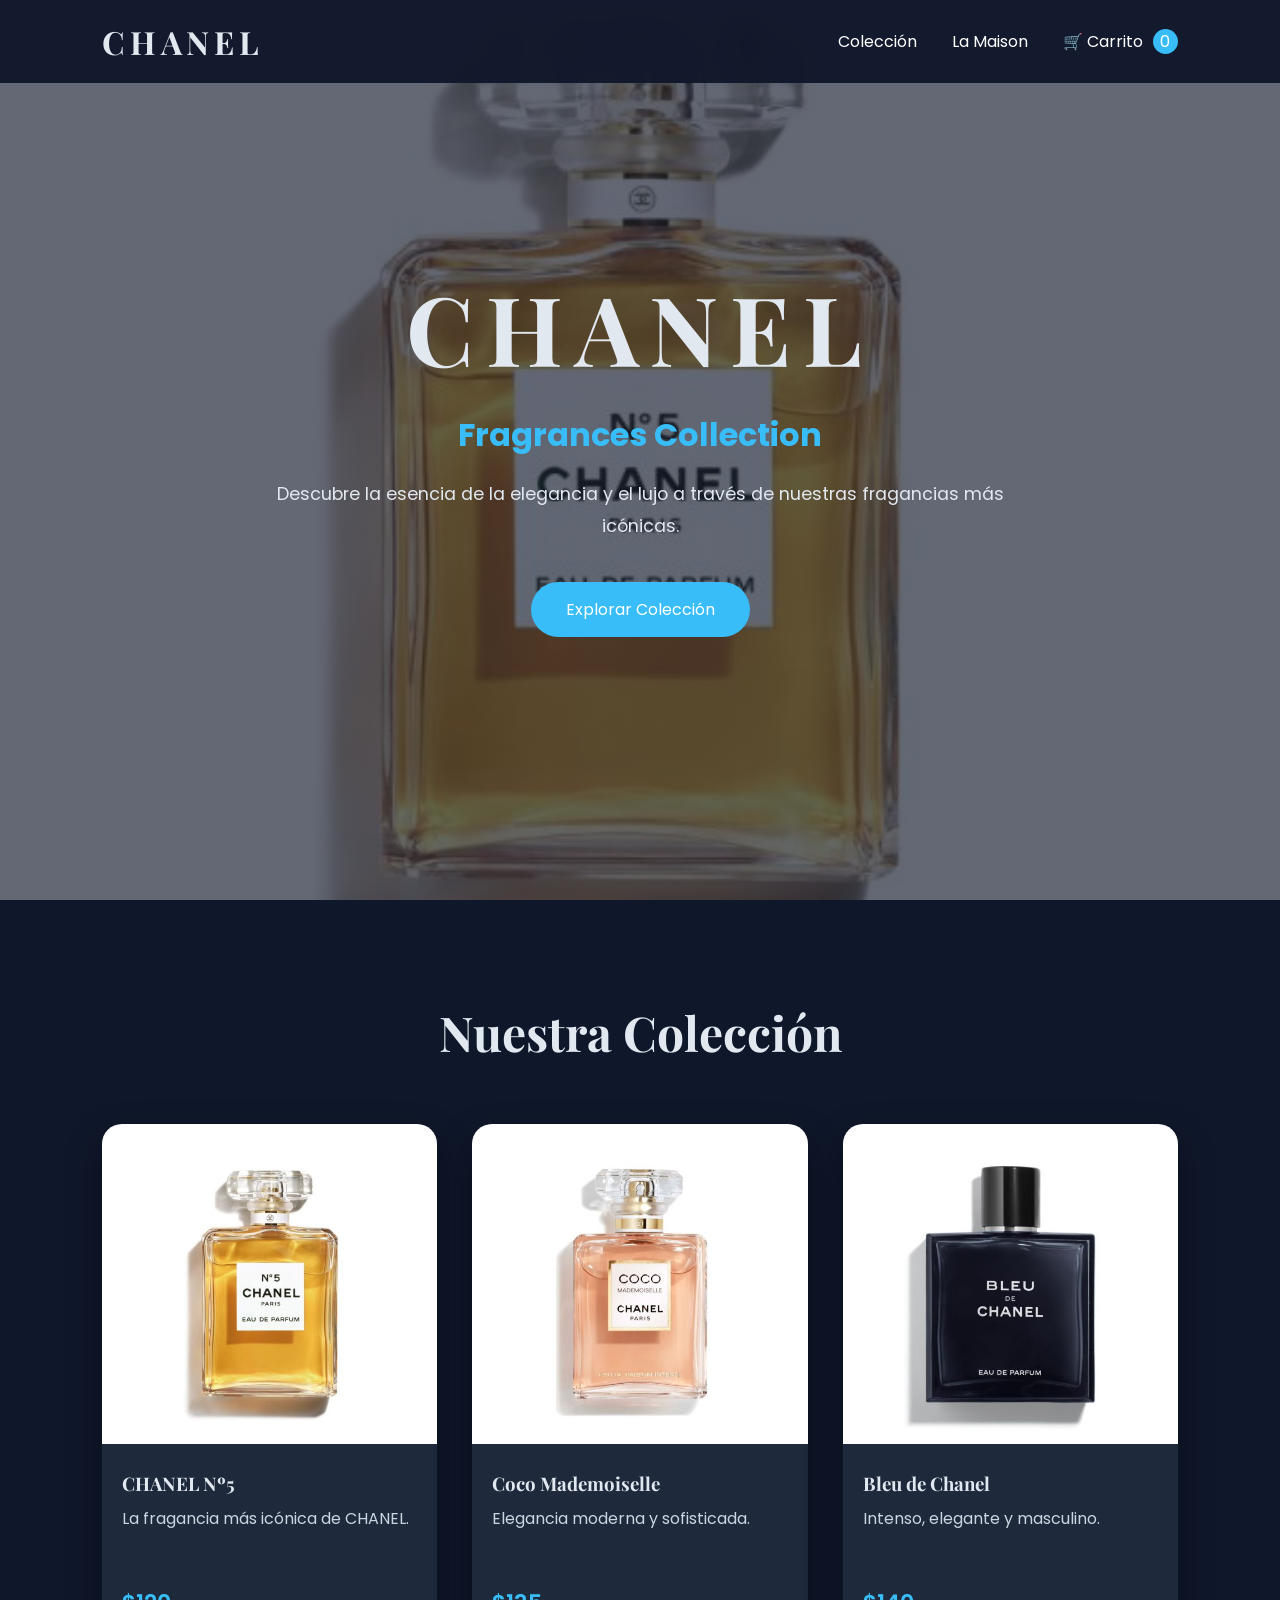
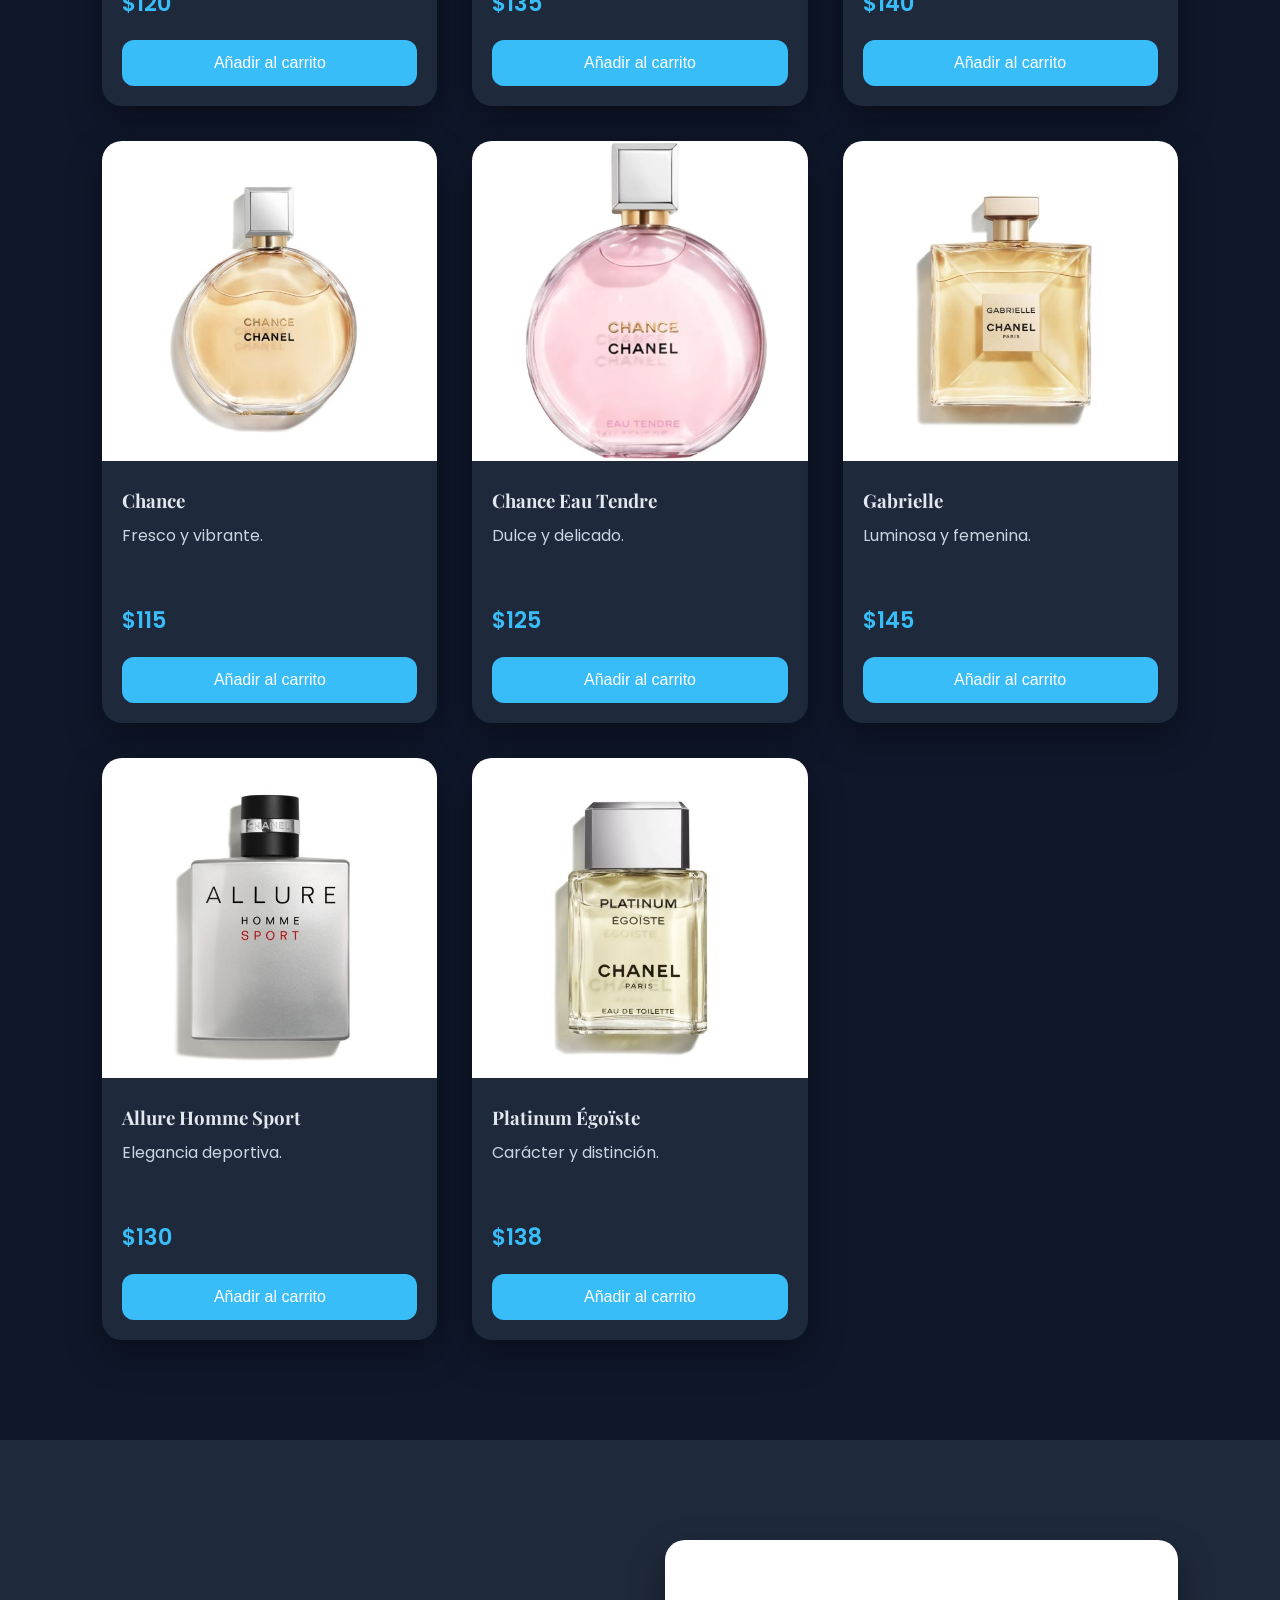
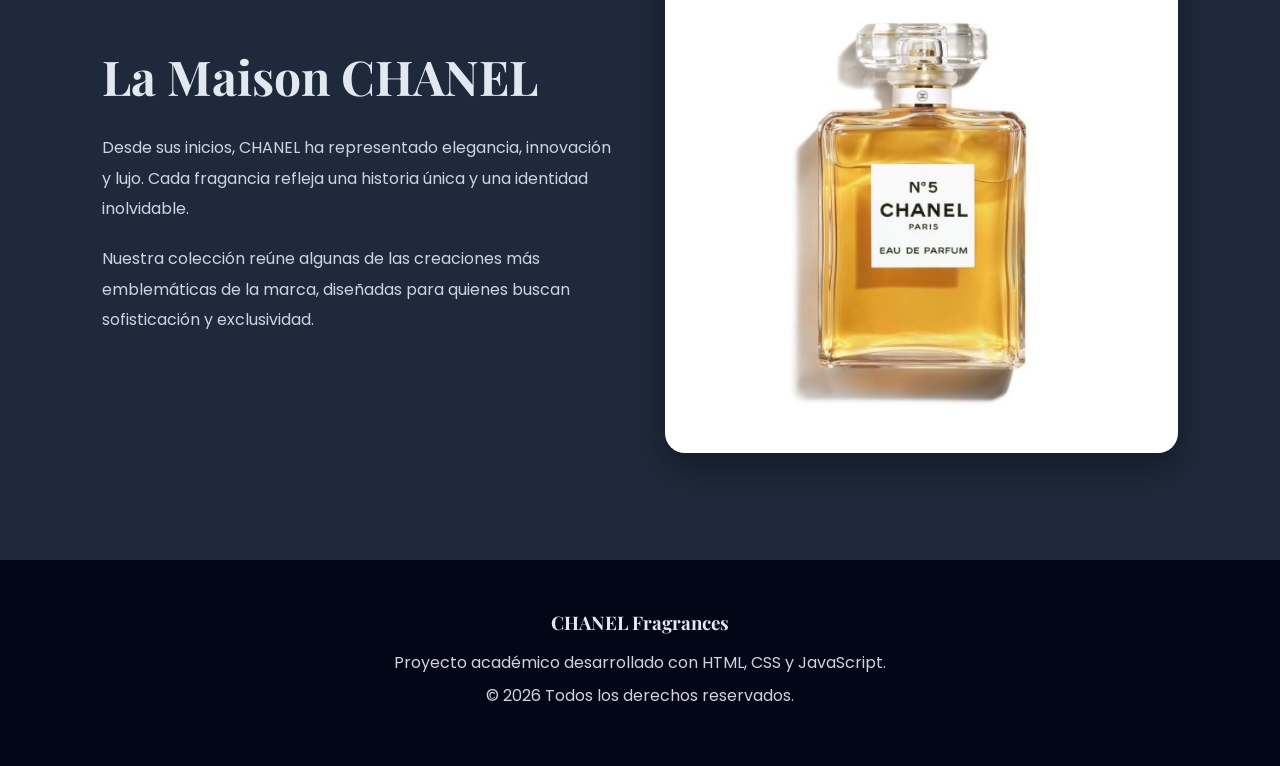
<file: index.html>
<!DOCTYPE html>
<html lang="es">

<head>

    <meta charset="UTF-8">
    <meta name="viewport" content="width=device-width, initial-scale=1.0">

    <title>CHANEL Fragrances</title>

    <link rel="stylesheet" href="css/styles.css">

    <link rel="preconnect" href="https://fonts.googleapis.com">

    <link rel="preconnect"
          href="https://fonts.gstatic.com"
          crossorigin>

    <link href="https://fonts.googleapis.com/css2?family=Playfair+Display:wght@400;600;700&family=Poppins:wght@300;400;500;600&display=swap"
          rel="stylesheet">

</head>

<body>

    <!-- NAVBAR -->

    <nav class="navbar">

        <div class="logo">
            CHANEL
        </div>

        <ul class="nav-links">

            <li>
                <a href="#productos">
                    Colección
                </a>
            </li>

            <li>
                <a href="#about">
                    La Maison
                </a>
            </li>

            <li>
                <a href="carrito.html" class="cart-link">

                    🛒 Carrito

                    <span id="cart-count">
                        0
                    </span>

                </a>
            </li>

        </ul>

    </nav>

    <!-- HERO -->

    <header class="hero">

        <div class="hero-content">

            <h1>CHANEL</h1>

            <h2>Fragrances Collection</h2>

            <p>
                Descubre la esencia de la elegancia y el lujo a través de nuestras fragancias más icónicas.
            </p>

            <a href="#productos" class="btn-shop">
                Explorar Colección
            </a>

        </div>

    </header>

    <!-- PRODUCTOS -->

    <section id="productos" class="products">

        <h2>Nuestra Colección</h2>

        <div class="products-grid">

            <!-- 1 -->

            <div class="card">

                <img src="images/no5.jpg"
                     alt="CHANEL Nº5">

                <h3>CHANEL Nº5</h3>

                <p>
                    La fragancia más icónica de CHANEL.
                </p>

                <span>$120</span>

                <button
                    class="add-cart"
                    data-name="CHANEL Nº5"
                    data-price="120">

                    Añadir al carrito

                </button>

            </div>

            <!-- 2 -->

            <div class="card">

                <img src="images/coco.jpg"
                     alt="Coco Mademoiselle">

                <h3>Coco Mademoiselle</h3>

                <p>
                    Elegancia moderna y sofisticada.
                </p>

                <span>$135</span>

                <button
                    class="add-cart"
                    data-name="Coco Mademoiselle"
                    data-price="135">

                    Añadir al carrito

                </button>

            </div>

            <!-- 3 -->

            <div class="card">

                <img src="images/bleu.jpg"
                     alt="Bleu de Chanel">

                <h3>Bleu de Chanel</h3>

                <p>
                    Intenso, elegante y masculino.
                </p>

                <span>$140</span>

                <button
                    class="add-cart"
                    data-name="Bleu de Chanel"
                    data-price="140">

                    Añadir al carrito

                </button>

            </div>

            <!-- 4 -->

            <div class="card">

                <img src="images/chance.jpg"
                     alt="Chance">

                <h3>Chance</h3>

                <p>
                    Fresco y vibrante.
                </p>

                <span>$115</span>

                <button
                    class="add-cart"
                    data-name="Chance"
                    data-price="115">

                    Añadir al carrito

                </button>

            </div>

            <!-- 5 -->

            <div class="card">

                <img src="images/tendre.webp"
                     alt="Chance Eau Tendre">

                <h3>Chance Eau Tendre</h3>

                <p>
                    Dulce y delicado.
                </p>

                <span>$125</span>

                <button
                    class="add-cart"
                    data-name="Chance Eau Tendre"
                    data-price="125">

                    Añadir al carrito

                </button>

            </div>

            <!-- 6 -->

            <div class="card">

                <img src="images/gabrielle.jpg"
                     alt="Gabrielle">

                <h3>Gabrielle</h3>

                <p>
                    Luminosa y femenina.
                </p>

                <span>$145</span>

                <button
                    class="add-cart"
                    data-name="Gabrielle"
                    data-price="145">

                    Añadir al carrito

                </button>

            </div>

            <!-- 7 -->

            <div class="card">

                <img src="images/allure.jpg"
                     alt="Allure Homme Sport">

                <h3>Allure Homme Sport</h3>

                <p>
                    Elegancia deportiva.
                </p>

                <span>$130</span>

                <button
                    class="add-cart"
                    data-name="Allure Homme Sport"
                    data-price="130">

                    Añadir al carrito

                </button>

            </div>

            <!-- 8 -->

            <div class="card">

                <img src="images/egoiste.jpg"
                     alt="Platinum Égoïste">

                <h3>Platinum Égoïste</h3>

                <p>
                    Carácter y distinción.
                </p>

                <span>$138</span>

                <button
                    class="add-cart"
                    data-name="Platinum Égoïste"
                    data-price="138">

                    Añadir al carrito

                </button>

            </div>

        </div>

    </section>

    <!-- ABOUT -->

    <section id="about" class="about">

        <div class="about-container">

            <div class="about-text">

                <h2>La Maison CHANEL</h2>

                <p>
                    Desde sus inicios, CHANEL ha representado elegancia, innovación y lujo.
                    Cada fragancia refleja una historia única y una identidad inolvidable.
                </p>

                <p>
                    Nuestra colección reúne algunas de las creaciones más emblemáticas
                    de la marca, diseñadas para quienes buscan sofisticación y exclusividad.
                </p>

            </div>

            <div class="about-image">

                <img src="images/no5.jpg"
                     alt="CHANEL">

            </div>

        </div>

    </section>

    <!-- FOOTER -->

    <footer>

        <h3>CHANEL Fragrances</h3>

        <p>
            Proyecto académico desarrollado con HTML, CSS y JavaScript.
        </p>

        <p>
            © 2026 Todos los derechos reservados.
        </p>

    </footer>

    <script src="js/script.js"></script>

</body>

</html>
</file>
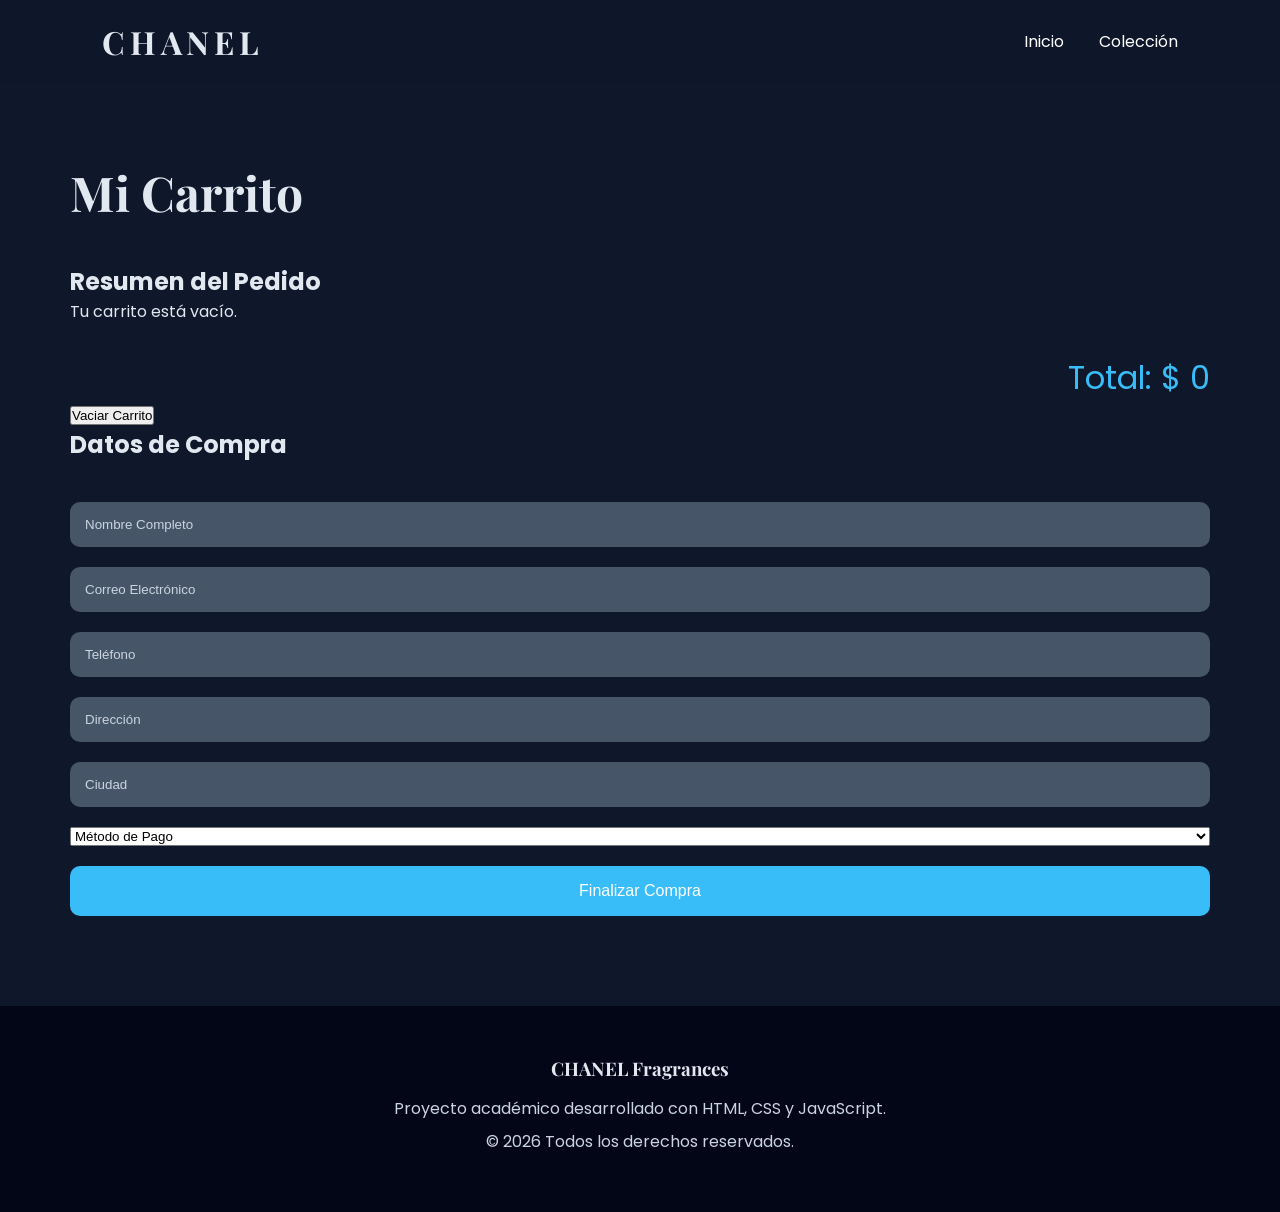
<file: carrito.html>
<!DOCTYPE html>
<html lang="es">

<head>

    <meta charset="UTF-8">

    <meta name="viewport"
          content="width=device-width, initial-scale=1.0">

    <title>Mi Carrito | CHANEL</title>

    <link rel="stylesheet"
          href="css/styles.css">

    <link rel="preconnect"
          href="https://fonts.googleapis.com">

    <link rel="preconnect"
          href="https://fonts.gstatic.com"
          crossorigin>

    <link href="https://fonts.googleapis.com/css2?family=Playfair+Display:wght@400;600;700&family=Poppins:wght@300;400;500;600&display=swap"
          rel="stylesheet">

</head>

<body>

    <nav class="navbar">

        <div class="logo">
            CHANEL
        </div>

        <ul class="nav-links">

            <li>
                <a href="index.html">
                    Inicio
                </a>
            </li>

            <li>
                <a href="index.html#productos">
                    Colección
                </a>
            </li>

        </ul>

    </nav>

    <main class="checkout-container">

        <h1>Mi Carrito</h1>

        <div class="checkout-layout">

            <!-- RESUMEN -->

            <section class="cart-summary">

                <h2>Resumen del Pedido</h2>

                <div id="cart-items">

                </div>

                <div class="checkout-total">

                    Total:
                    $
                    <span id="total">
                        0
                    </span>

                </div>

                <button
                    id="clear-cart"
                    class="danger-btn">

                    Vaciar Carrito

                </button>

            </section>

            <!-- FORMULARIO -->

            <section class="checkout-form-section">

                <h2>Datos de Compra</h2>

                <form id="checkout-form">

                    <input
                        type="text"
                        id="nombre"
                        placeholder="Nombre Completo">

                    <input
                        type="email"
                        id="correo"
                        placeholder="Correo Electrónico">

                    <input
                        type="tel"
                        id="telefono"
                        placeholder="Teléfono">

                    <input
                        type="text"
                        id="direccion"
                        placeholder="Dirección">

                    <input
                        type="text"
                        id="ciudad"
                        placeholder="Ciudad">

                    <select id="pago">

                        <option value="">
                            Método de Pago
                        </option>

                        <option>
                            Tarjeta de Crédito
                        </option>

                        <option>
                            Transferencia Bancaria
                        </option>

                        <option>
                            Pago Contra Entrega
                        </option>

                    </select>

                    <button
                        type="submit"
                        class="buy-btn">

                        Finalizar Compra

                    </button>

                </form>

            </section>

        </div>

    </main>

    <footer>

        <h3>CHANEL Fragrances</h3>

        <p>
            Proyecto académico desarrollado con HTML, CSS y JavaScript.
        </p>

        <p>
            © 2026 Todos los derechos reservados.
        </p>

    </footer>

    <script src="js/carrito.js"></script>

</body>

</html>
</file>
<file: css/styles.css>
/* =========================
   RESET
========================= */

*{
    margin:0;
    padding:0;
    box-sizing:border-box;
    scroll-behavior:smooth;
}

/* =========================
   VARIABLES
========================= */

:root{
    --primary:#0F172A;
    --secondary:#1E293B;
    --card:#334155;
    --accent:#38BDF8;
    --text:#E2E8F0;
    --text-soft:#CBD5E1;
    --shadow:0 15px 35px rgba(0,0,0,.35);
}

/* =========================
   BODY
========================= */

body{
    font-family:'Poppins',sans-serif;
    background:var(--primary);
    color:var(--text);
    overflow-x:hidden;
}

/* =========================
   NAVBAR
========================= */

.navbar{

    position:fixed;

    top:0;
    left:0;

    width:100%;

    display:flex;

    justify-content:space-between;
    align-items:center;

    padding:20px 8%;

    background:rgba(15,23,42,.95);

    backdrop-filter:blur(12px);

    z-index:999;
}

.logo{

    font-family:'Playfair Display',serif;

    font-size:2rem;

    letter-spacing:5px;

    font-weight:700;
}

.nav-links{

    display:flex;

    list-style:none;

    gap:35px;
}

.nav-links a{

    text-decoration:none;

    color:white;

    transition:.3s;
}

.nav-links a:hover{

    color:var(--accent);
}

.cart-link{

    display:flex;

    align-items:center;

    gap:10px;
}

#cart-count{

    background:var(--accent);

    color:white;

    min-width:25px;

    height:25px;

    display:flex;

    justify-content:center;
    align-items:center;

    border-radius:50%;
}

/* =========================
   HERO
========================= */

.hero{

    min-height:100vh;

    background:
    linear-gradient(
        rgba(15,23,42,.65),
        rgba(15,23,42,.65)
    ),
    url('../images/no5.jpg');

    background-size:cover;
    background-position:center;

    display:flex;

    justify-content:center;
    align-items:center;

    text-align:center;

    padding:0 20px;
}

.hero-content{

    max-width:800px;
}

.hero-content h1{

    font-family:'Playfair Display',serif;

    font-size:6rem;

    letter-spacing:12px;

    margin-bottom:20px;
}

.hero-content h2{

    font-size:2rem;

    margin-bottom:20px;

    color:var(--accent);
}

.hero-content p{

    font-size:1.1rem;

    line-height:1.8;

    margin-bottom:40px;
}

.btn-shop{

    display:inline-block;

    text-decoration:none;

    background:var(--accent);

    color:white;

    padding:15px 35px;

    border-radius:40px;

    transition:.3s;
}

.btn-shop:hover{

    transform:translateY(-3px);

    box-shadow:var(--shadow);
}

/* =========================
   PRODUCTS
========================= */

.products{

    padding:100px 8%;
}

.products h2{

    text-align:center;

    font-family:'Playfair Display',serif;

    font-size:3rem;

    margin-bottom:60px;
}

.products-grid{

    display:grid;

    grid-template-columns:
    repeat(auto-fit,minmax(260px,1fr));

    gap:35px;
}

/* =========================
   CARD
========================= */

.card{

    background:var(--secondary);

    border-radius:20px;

    overflow:hidden;

    transition:.4s;

    box-shadow:var(--shadow);
}

.card:hover{

    transform:translateY(-10px);
}

.card img{

    width:100%;

    height:320px;

    object-fit:cover;
}

.card h3{

    font-family:'Playfair Display',serif;

    padding:20px 20px 10px;
}

.card p{

    padding:0 20px;

    color:var(--text-soft);

    min-height:60px;
}

.card span{

    display:block;

    padding:20px;

    color:var(--accent);

    font-size:1.4rem;

    font-weight:600;
}

.card button{

    width:calc(100% - 40px);

    margin:0 20px 20px;

    border:none;

    background:var(--accent);

    color:white;

    padding:14px;

    border-radius:12px;

    cursor:pointer;

    font-size:1rem;

    transition:.3s;
}

.card button:hover{

    opacity:.9;
}

/* =========================
   ABOUT
========================= */

.about{

    padding:100px 8%;

    background:var(--secondary);
}

.about-container{

    display:grid;

    grid-template-columns:1fr 1fr;

    gap:50px;

    align-items:center;
}

.about-text h2{

    font-family:'Playfair Display',serif;

    font-size:3rem;

    margin-bottom:25px;
}

.about-text p{

    line-height:1.9;

    margin-bottom:20px;

    color:var(--text-soft);
}

.about-image img{

    width:100%;

    border-radius:20px;

    box-shadow:var(--shadow);
}

/* =========================
   FOOTER
========================= */

footer{

    background:#020617;

    text-align:center;

    padding:50px 20px;
}

footer h3{

    font-family:'Playfair Display',serif;

    margin-bottom:15px;
}

footer p{

    margin:8px 0;

    color:var(--text-soft);
}

/* =========================
   CHECKOUT
========================= */

.checkout-container{

    max-width:1200px;

    margin:130px auto 60px;

    padding:30px;
}

.checkout-container h1{

    font-family:'Playfair Display',serif;

    font-size:3rem;

    margin-bottom:40px;
}

.checkout-total{

    margin-top:30px;

    font-size:2rem;

    text-align:right;

    color:var(--accent);
}

/* =========================
   CART ITEM
========================= */

.cart-item{

    display:flex;

    justify-content:space-between;

    align-items:center;

    background:var(--secondary);

    padding:20px;

    border-radius:15px;

    margin-bottom:15px;
}

.cart-controls{

    display:flex;

    align-items:center;

    gap:15px;
}

.cart-controls button{

    width:35px;

    height:35px;

    border:none;

    border-radius:8px;

    background:var(--accent);

    color:white;

    cursor:pointer;
}

/* =========================
   FORM
========================= */

#checkout-form{

    margin-top:40px;

    display:grid;

    gap:20px;
}

#checkout-form input{

    padding:15px;

    border:none;

    border-radius:10px;

    background:#475569;

    color:white;
}

#checkout-form input::placeholder{

    color:#cbd5e1;
}

#checkout-form button{

    border:none;

    background:var(--accent);

    color:white;

    padding:16px;

    border-radius:10px;

    cursor:pointer;

    font-size:1rem;
}

/* =========================
   RESPONSIVE
========================= */

@media(max-width:900px){

    .about-container{

        grid-template-columns:1fr;
    }

    .hero-content h1{

        font-size:4rem;
    }
}

@media(max-width:768px){

    .navbar{

        flex-direction:column;

        gap:15px;
    }

    .nav-links{

        gap:20px;
    }

    .hero-content h1{

        font-size:3rem;

        letter-spacing:5px;
    }

    .hero-content h2{

        font-size:1.3rem;
    }

    .products h2,
    .about h2{

        font-size:2.2rem;
    }

    .cart-item{

        flex-direction:column;

        gap:15px;
    }
}
/* =========================
   NOTIFICATION
========================= */

.notification{

    position:fixed;

    top:100px;

    right:-400px;

    background:#38BDF8;

    color:white;

    padding:15px 25px;

    border-radius:10px;

    z-index:9999;

    transition:.4s;

    box-shadow:0 10px 25px rgba(0,0,0,.3);
}

.notification.show{

    right:30px;
}
</file>
